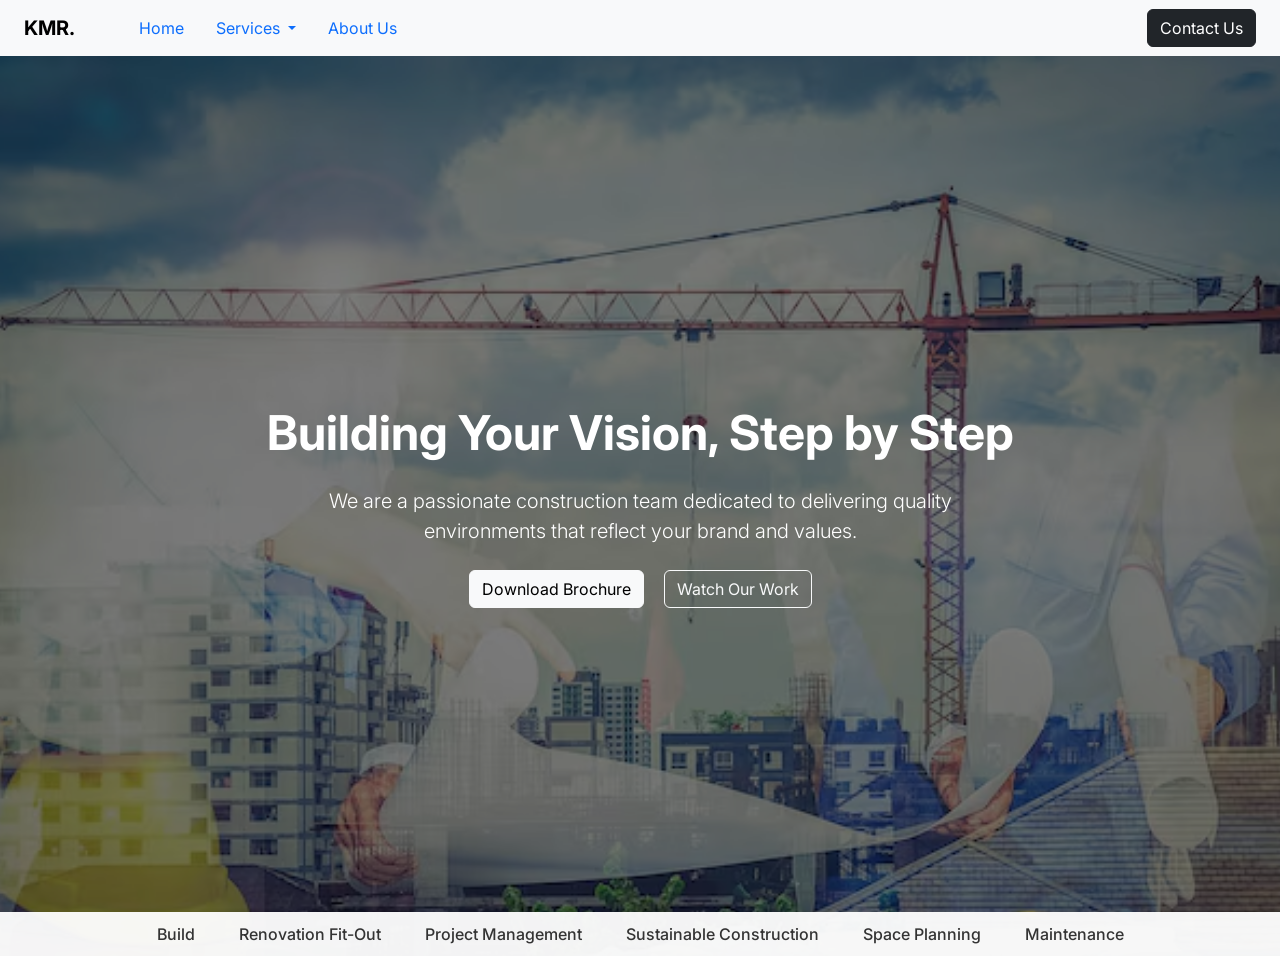
<file: Projects/creative stuff/index.html>
<!DOCTYPE html>
<html lang="en">

<head>
    <meta charset="UTF-8">
    <meta name="viewport" content="width=device-width, initial-scale=1.0">
    <title>KMR. Constructions</title>
    <link href="https://cdn.jsdelivr.net/npm/bootstrap@5.3.3/dist/css/bootstrap.min.css" rel="stylesheet">
    <link rel="stylesheet" href="style.css">
</head>

<body>

    <nav class="navbar navbar-expand-lg bg-light shadow-sm px-4">
        <a class="navbar-brand fw-bold me-5" href="index.html">KMR.</a>
        <button class="navbar-toggler" type="button" data-bs-toggle="collapse" data-bs-target="#navMenu">
            <span class="navbar-toggler-icon"></span>
        </button>

        <div class="collapse navbar-collapse" id="navMenu">
            <ul class="nav me-auto nav-pills">
                <li class="nav-item">
                    <a class="nav-link" href="">Home</a>
                </li>
                <li class="nav-item dropdown position-static">
                    <a class="nav-link dropdown-toggle" data-bs-toggle="dropdown" href="#" role="button"
                        aria-haspopup="true" aria-expanded="false">
                        Services
                    </a>
                    <div class="dropdown-menu w-100 mt-0 border-top-0">
                        <div class="container py-4">
                            <div class="row">
                                <div class="col-md-3 border-end">
                                    <ul class="nav flex-column">
                                        <li class="nav-item">
                                            <a class="nav-link fw-bold" href="#">Residential <span
                                                    class="float-end">&rsaquo;</span></a>
                                        </li>
                                        <li class="nav-item">
                                            <a class="nav-link" href="#">Commercial <span
                                                    class="float-end">&rsaquo;</span></a>
                                        </li>
                                        <li class="nav-item">
                                            <a class="nav-link" href="#">Industrial <span
                                                    class="float-end">&rsaquo;</span></a>
                                        </li>
                                    </ul>
                                </div>

                                <div class="col-md-9">
                                    <h5 class="fw-bold">Residential</h5> 
                                    <p class="text-muted">Residential construction is a fascinating blend of art,
                                        science, and craftsmanship. It turns architectural drawings and
                                        blueprints into the places you call home.</p>
                                    <hr />
                                    <div class="row"> 
                                        <div class="col-md-4">
                                            <ul class="list-unstyled">
                                                <li><a href="#" class="text-dark text-decoration-none">Constructability
                                                        and
                                                        Budget Control</a></li>
                                                <li><a href="#" class="text-dark text-decoration-none">Smart
                                                        Construction</a></li>
                                                <li><a href="#" class="text-dark text-decoration-none">Prefabrication
                                                        and
                                                        Modular Construction</a></li>
                                            </ul>
                                        </div>
                                        <div class="col-md-4">
                                            <ul class="list-unstyled">
                                                <li><a href="#" class="text-dark text-decoration-none">Construction
                                                        Services</a></li>
                                                <li><a href="#" class="text-dark text-decoration-none">Emergency
                                                        Response</a></li>
                                                <li><a href="#" class="text-dark text-decoration-none">Sustainable
                                                        Construction Services</a></li>
                                            </ul>
                                        </div>
                                    </div>
                                </div>
                            </div>

                        </div>
                    </div>
                </li>

                <li class="nav-item">
                    <a class="nav-link" href="concepts.html">About Us</a>
                </li>
            </ul>
            <a class="btn btn-dark" href="https://wa.me/7095934131" target="_blank">Contact Us</a>
        </div>
    </nav>


    <section class="hero-section">
        <div class="hero-overlay">
            <h1 class="display-5 fw-bold">Building Your Vision, Step by Step</h1>
            <p class="lead mt-3 mb-4 px-2" style="max-width: 700px;">
                We are a passionate construction team dedicated to delivering quality environments that reflect your
                brand and
                values.
            </p>
            <div>
                <a href="brochure.pdf" target="_blank" class="btn btn-light me-3" id="btn">Download Brochure</a>
                <a href="#" class="btn btn-outline-light" id="btn1">Watch Our Work</a>
            </div>
        </div>

        <div class="service-bar position-absolute bottom-0 w-100 text-center">
            <span>Build</span>
            <span>Renovation Fit-Out</span>
            <span>Project Management</span>
            <span>Sustainable Construction</span>
            <span>Space Planning</span>
            <span>Maintenance</span>
        </div>
    </section>








    <script src="https://cdn.jsdelivr.net/npm/bootstrap@5.3.5/dist/js/bootstrap.bundle.min.js"
        integrity="sha384-k6d4wzSIapyDyv1kpU366/PK5hCdSbCRGRCMv+eplOQJWyd1fbcAu9OCUj5zNLiq"
        crossorigin="anonymous"></script>

</body>

</html>
</file>
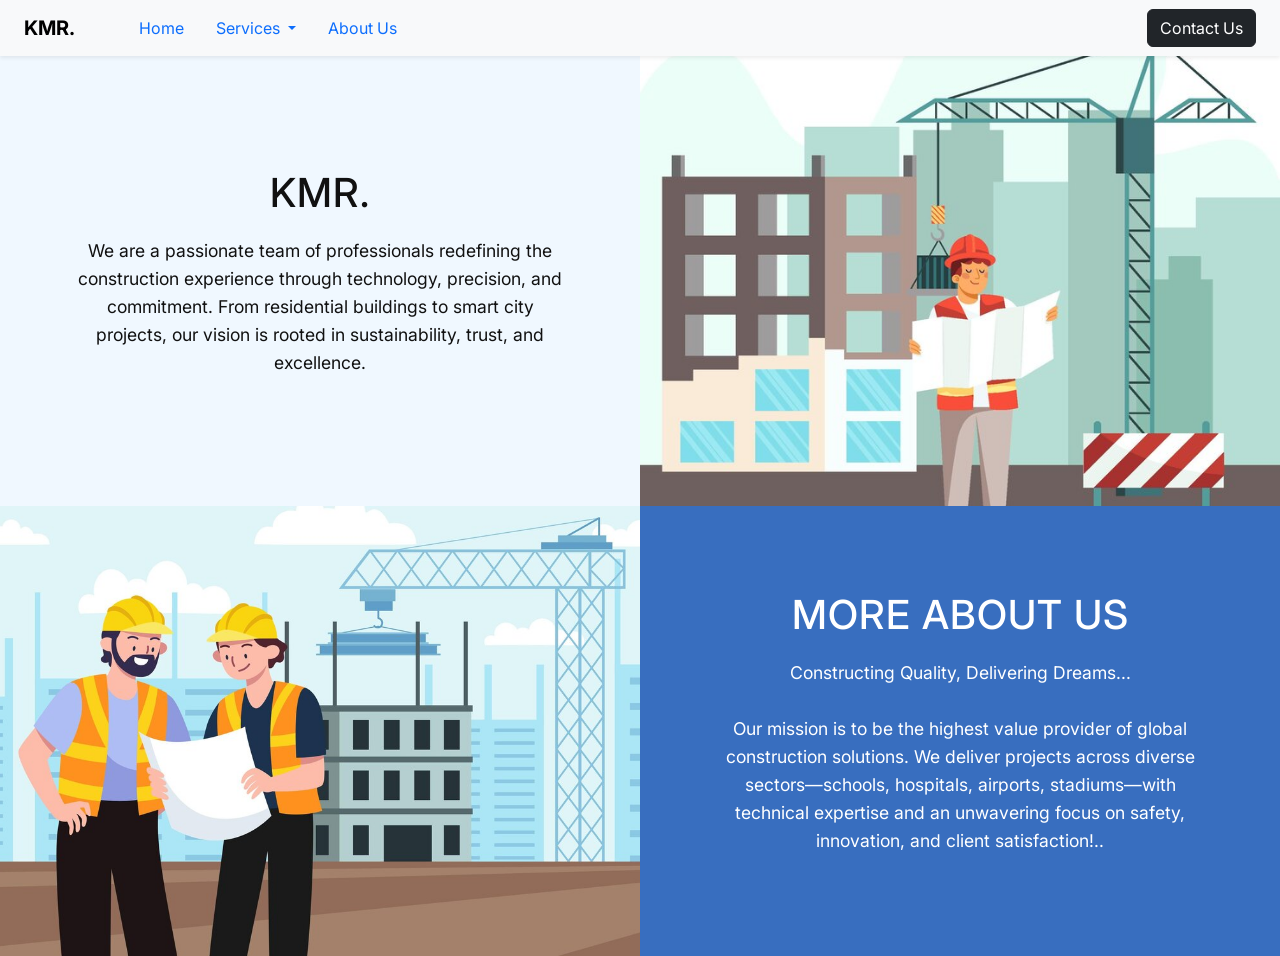
<file: Projects/creative stuff/concepts.html>
<!DOCTYPE html>
<html lang="en">
<head>
    <meta charset="UTF-8">
    <meta name="viewport" content="width=device-width, initial-scale=1.0">
    <title>About Us</title>
    <link href="https://cdn.jsdelivr.net/npm/bootstrap@5.3.3/dist/css/bootstrap.min.css" rel="stylesheet">
    <link rel="stylesheet" href="style.css">
</head>
<body>
    <nav class="navbar navbar-expand-lg bg-light shadow-sm px-4">
        <a class="navbar-brand fw-bold me-5" href="index.html">KMR.</a>
        <button class="navbar-toggler" type="button" data-bs-toggle="collapse" data-bs-target="#navMenu">
            <span class="navbar-toggler-icon"></span>
        </button>
    
        <div class="collapse navbar-collapse" id="navMenu">
            <ul class="nav me-auto nav-pills">
                <li class="nav-item">
                    <a class="nav-link" href="index.html">Home</a>
                </li>
                <li class="nav-item dropdown position-static">
                    <a class="nav-link dropdown-toggle" data-bs-toggle="dropdown" href="#" role="button"
                        aria-haspopup="true" aria-expanded="false">
                        Services
                    </a>
                    <div class="dropdown-menu w-100 mt-0 border-top-0">
                        <div class="container py-4">
                            <div class="row">
                                <div class="col-md-3 border-end">
                                    <ul class="nav flex-column">
                                        <li class="nav-item">
                                            <a class="nav-link fw-bold" href="#">Residential <span
                                                    class="float-end">&rsaquo;</span></a>
                                        </li>
                                        <li class="nav-item">
                                            <a class="nav-link" href="#">Commercial <span
                                                    class="float-end">&rsaquo;</span></a>
                                        </li>
                                        <li class="nav-item">
                                            <a class="nav-link" href="#">Industrial <span
                                                    class="float-end">&rsaquo;</span></a>
                                        </li>
                                    </ul>
                                </div>
    
                                <div class="col-md-9">
                                    <h5 class="fw-bold">Residential</h5>
                                    <p class="text-muted">Residential construction is a fascinating blend of art,
                                        science, and craftsmanship. It turns architectural drawings and
                                        blueprints into the places you call home.</p>
                                    <hr />
                                    <div class="row">
                                        <div class="col-md-4">
                                            <ul class="list-unstyled">
                                                <li><a href="#" class="text-dark text-decoration-none">Constructability
                                                        and
                                                        Budget Control</a></li>
                                                <li><a href="#" class="text-dark text-decoration-none">Smart
                                                        Construction</a></li>
                                                <li><a href="#" class="text-dark text-decoration-none">Prefabrication
                                                        and
                                                        Modular Construction</a></li>
                                            </ul>
                                        </div>
                                        <div class="col-md-4">
                                            <ul class="list-unstyled">
                                                <li><a href="#" class="text-dark text-decoration-none">Construction
                                                        Services</a></li>
                                                <li><a href="#" class="text-dark text-decoration-none">Emergency
                                                        Response</a></li>
                                                <li><a href="#" class="text-dark text-decoration-none">Sustainable
                                                        Construction Services</a></li>
                                            </ul>
                                        </div>
                                    </div>
                                </div>
    
                            </div>
    
                        </div>
                    </div>
                </li>
    
                <li class="nav-item">
                    <a class="nav-link" href="concepts.html">About Us</a>
                </li>
            </ul>
            <a class="btn btn-dark" href="https://wa.me/7095934131">Contact Us</a>
        </div>
    </nav>
    <section class="about-grid">
        <div class="box text dark">
            <h1>KMR.</h1>
            <p>We are a passionate team of professionals redefining the construction experience through technology,
            precision, and commitment. From residential buildings to smart city projects, our vision is rooted in
            sustainability, trust, and excellence.</p>
        </div>
        <div class="box image" style="background-image: url('images/about3.jpg');"></div>
    
        <div class="box image" style="background-image: url('images/about1.jpg');"></div>
        <div class="box text yellow">
            <h2>MORE ABOUT US</h2>
            <p>
                Constructing Quality, Delivering Dreams...
                <br><br>
            Our mission is to be the highest value provider of global construction solutions. We deliver projects across
            diverse sectors—schools, hospitals, airports, stadiums—with technical expertise and an unwavering focus on
            safety, innovation, and client satisfaction!..
            </p>
        </div>
    </section>

    <script src="https://cdn.jsdelivr.net/npm/bootstrap@5.3.5/dist/js/bootstrap.bundle.min.js"
        integrity="sha384-k6d4wzSIapyDyv1kpU366/PK5hCdSbCRGRCMv+eplOQJWyd1fbcAu9OCUj5zNLiq"
        crossorigin="anonymous"></script>
</body>
</html>
</file>
<file: Projects/creative stuff/style.css>
@import url('https://fonts.googleapis.com/css2?family=Inter:ital,opsz,wght@0,14..32,100..900;1,14..32,100..900&display=swap');
*{
    font-family: "Inter",
        sans-serif;
}

.nav-link{
    background-color: transparent;
}

.nav-link:hover {
    background-color: #386ebf;
    color: aliceblue;
}

#btn:hover{
    background-color: aliceblue;
}


/* Hero Section */
.hero-section {
    position: relative;
    background-image: url('images/bg2.avif');
    background-size: cover;
    background-position: center;
    height: 100vh;
    color: white;
}

.hero-overlay {
    background-color: rgba(0, 0, 0, 0.5);
    position: absolute;
    top: 0;
    right: 0;
    bottom: 0;
    left: 0;
    display: flex;
    flex-direction: column;
    justify-content: center;
    align-items: center;
    text-align: center;
    padding: 0 15px;
}

/* Service Bar */
.service-bar {
    background-color: rgba(255, 255, 255, 0.95);
    color: #333;
    font-weight: 500;
    padding: 10px 0;
    white-space: nowrap;
    overflow-x: auto;
}

.service-bar span {
    margin: 0 20px;
}

/* About Section */
.about-grid {
    display: grid;
    grid-template-columns: repeat(2, 1fr);
    grid-template-rows: repeat(2, 50vh);
    height: 100vh;
}

.box {
    display: flex;
    justify-content: center;
    align-items: center;
    padding: 40px;
    background-size: cover;
    background-position: center;
    flex-direction: column;
}

.text {
    text-align: center;
}

.text h1,
.text h2 {
    font-size: 2.5rem;
    margin-bottom: 20px;
    letter-spacing: 1px;
}

.text p {
    font-size: 1.1rem;
    max-width: 500px;
    line-height: 1.6;
}

.dark {
    background-color: aliceblue;
    color: #111;
}

.yellow {
    background-color: #386ebf;
    color: #ffffff;
}

.image {
    background-color: #ccc;
    /* fallback color */
}

/* Responsive Design */
@media (max-width: 768px) {
    .about-grid {
        grid-template-columns: 1fr;
        grid-template-rows: repeat(4, 50vh);
    }

    .text h1,
    .text h2 {
        font-size: 2rem;
    }

    .text p {
        font-size: 1rem;
        padding: 0 10px;
    }
}
</file>
